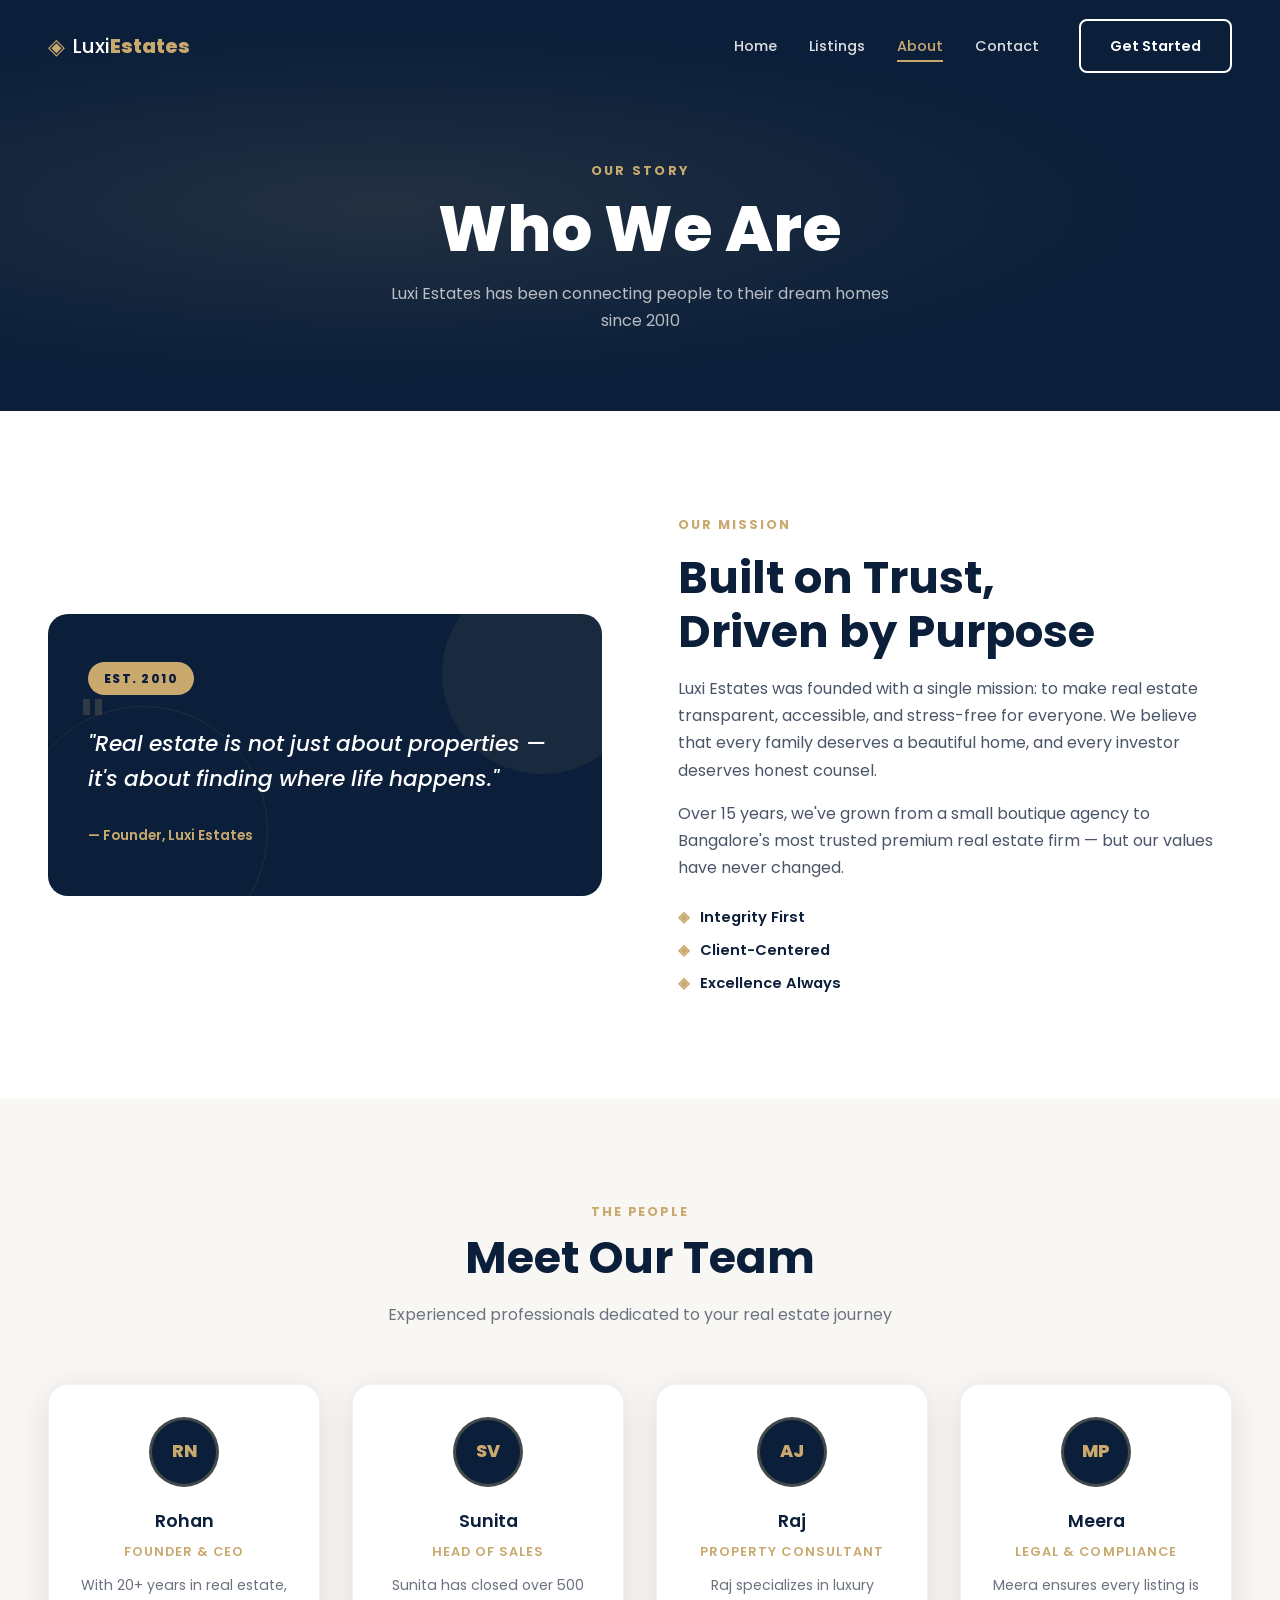
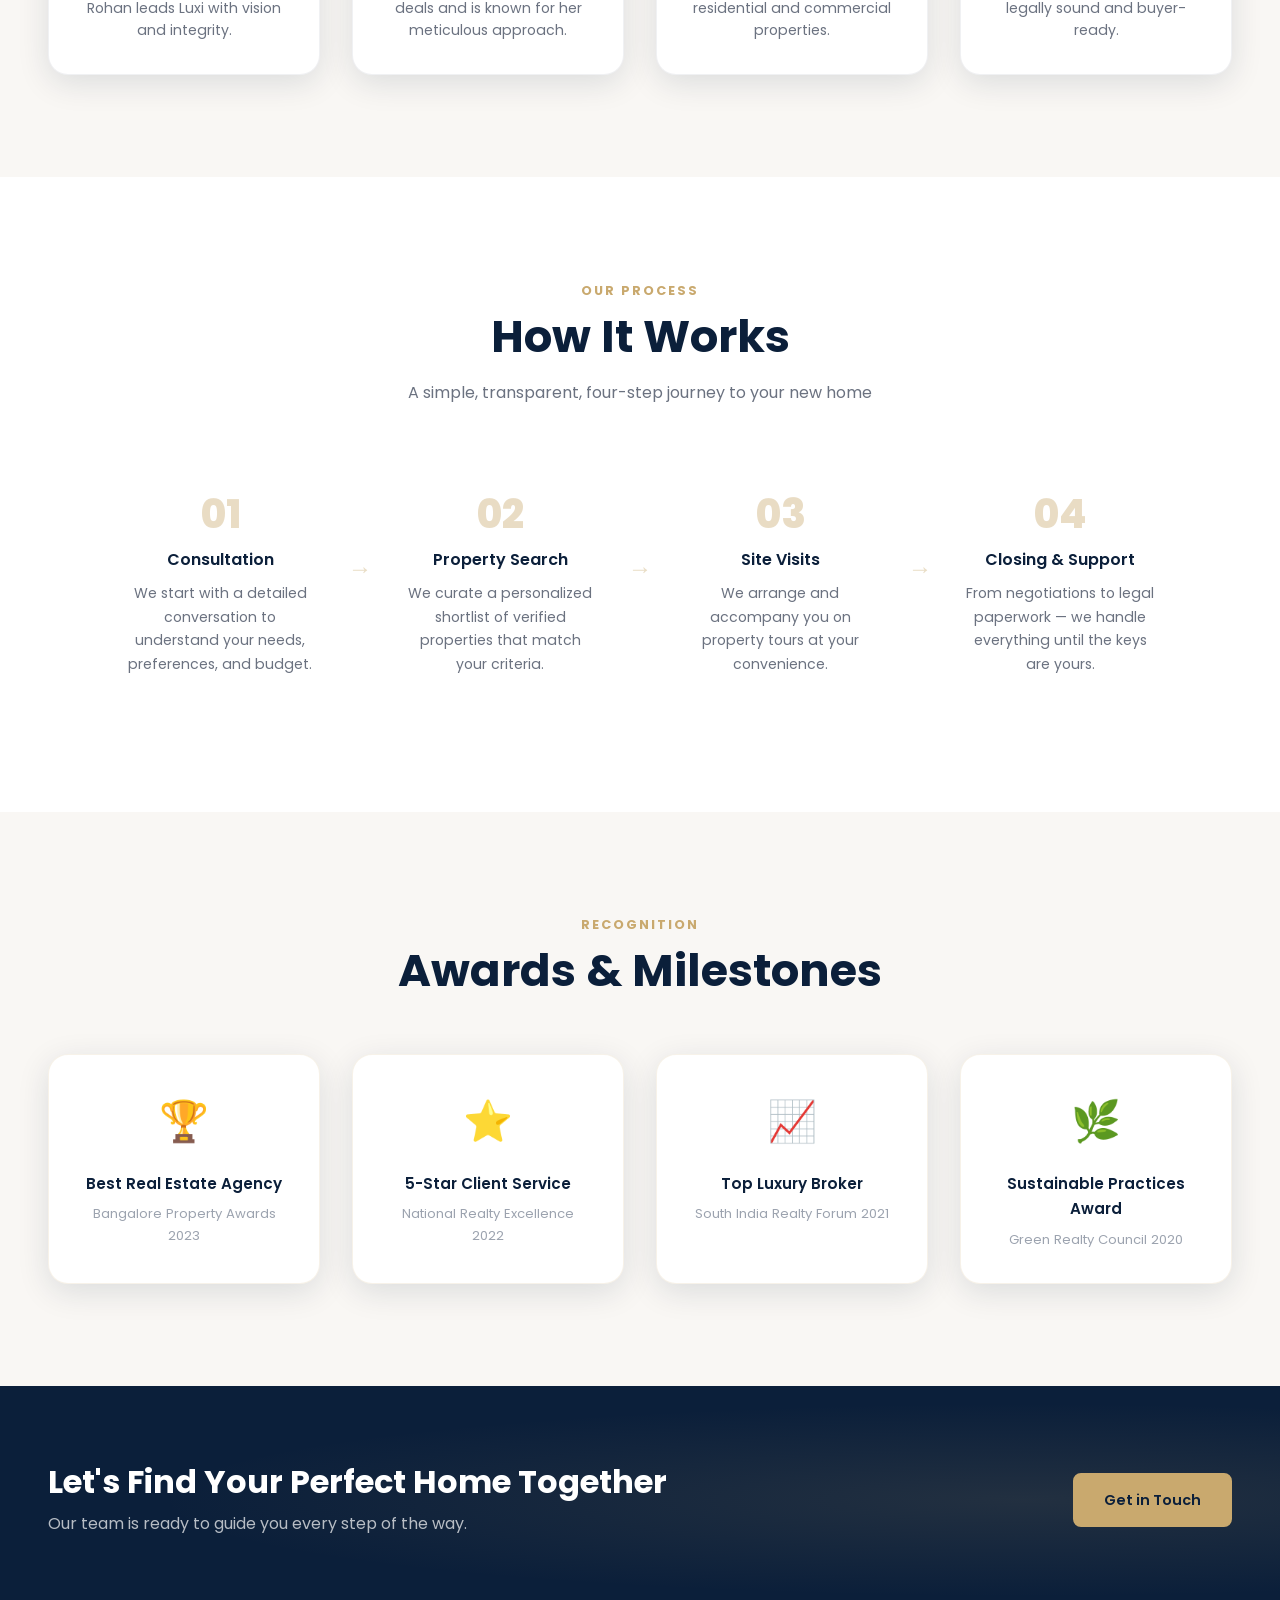
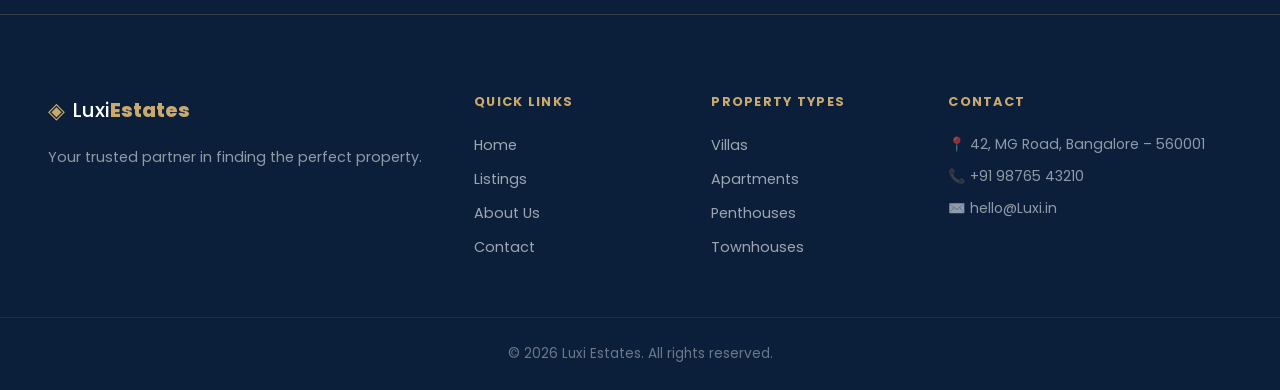
<file: about.html>
<!doctype html>
<html lang="en">
  <head>
    <meta charset="UTF-8" />
    <meta name="viewport" content="width=device-width, initial-scale=1.0" />
    <title>About – Luxi Estates</title>
    <link rel="stylesheet" href="css/style.css" />
    <link rel="stylesheet" href="css/about.css" />
    <link
      href="https://fonts.googleapis.com/css2?family=Poppins:wght@300;400;500;600;700;800&display=swap"
      rel="stylesheet"
    />
  </head>
  <body>
    <header class="header" id="header">
      <div class="container header__inner">
        <a href="index.html" class="logo">
          <span class="logo__icon">◈</span>
          <span class="logo__text">Luxi<strong>Estates</strong></span>
        </a>
        <nav class="nav" id="nav">
          <a href="index.html" class="nav__link">Home</a>
          <a href="listings.html" class="nav__link">Listings</a>
          <a href="about.html" class="nav__link active">About</a>
          <a href="contact.html" class="nav__link">Contact</a>
          <a href="contact.html" class="btn btn--outline nav__cta"
            >Get Started</a
          >
        </nav>
        <button class="hamburger" id="hamburger" aria-label="Toggle menu">
          <span></span><span></span><span></span>
        </button>
      </div>
    </header>
    <section class="page-hero">
      <div class="container">
        <p class="page-hero__eyebrow fade-up">Our Story</p>
        <h1 class="page-hero__title fade-up">Who We Are</h1>
        <p class="page-hero__sub fade-up">
          Luxi Estates has been connecting people to their dream homes since
          2010
        </p>
      </div>
    </section>

    <section class="section mission">
      <div class="container mission__inner">
        <div class="mission__visual fade-up">
          <div class="mission__visual-box">
            <div class="mission__badge">Est. 2010</div>
            <p class="mission__quote">
              "Real estate is not just about properties — it's about finding
              where life happens."
            </p>
            <span class="mission__sig">— Founder, Luxi Estates</span>
          </div>
        </div>
        <div class="mission__text fade-up">
          <p class="section__eyebrow">Our Mission</p>
          <h2 class="section__title">Built on Trust,<br />Driven by Purpose</h2>
          <p>
            Luxi Estates was founded with a single mission: to make real
            estate transparent, accessible, and stress-free for everyone. We
            believe that every family deserves a beautiful home, and every
            investor deserves honest counsel.
          </p>
          <p>
            Over 15 years, we've grown from a small boutique agency to
            Bangalore's most trusted premium real estate firm — but our values
            have never changed.
          </p>
          <div class="mission__vals">
            <div class="mission__val"><span>◈</span> Integrity First</div>
            <div class="mission__val"><span>◈</span> Client-Centered</div>
            <div class="mission__val"><span>◈</span> Excellence Always</div>
          </div>
        </div>
      </div>
    </section>

    <!-- TEAM SECTION -->
    <section class="section team">
      <div class="container">
        <div class="section__header fade-up">
          <p class="section__eyebrow">The People</p>
          <h2 class="section__title">Meet Our Team</h2>
          <p class="section__sub">
            Experienced professionals dedicated to your real estate journey
          </p>
        </div>
        <div class="team-grid fade-up">
          <div class="team-card">
            <div class="team-card__avatar">RN</div>
            <h4>Rohan</h4>
            <p class="team-card__role">Founder & CEO</p>
            <p class="team-card__bio">
              With 20+ years in real estate, Rohan leads Luxi with vision and
              integrity.
            </p>
          </div>

          <div class="team-card">
            <div class="team-card__avatar">SV</div>
            <h4>Sunita</h4>
            <p class="team-card__role">Head of Sales</p>
            <p class="team-card__bio">
              Sunita has closed over 500 deals and is known for her meticulous
              approach.
            </p>
          </div>

          <div class="team-card">
            <div class="team-card__avatar">AJ</div>
            <h4>Raj</h4>
            <p class="team-card__role">Property Consultant</p>
            <p class="team-card__bio">
              Raj specializes in luxury residential and commercial properties.
            </p>
          </div>

          <div class="team-card">
            <div class="team-card__avatar">MP</div>
            <h4>Meera</h4>
            <p class="team-card__role">Legal & Compliance</p>
            <p class="team-card__bio">
              Meera ensures every listing is legally sound and buyer-ready.
            </p>
          </div>
        </div>
      </div>
    </section>

    <section class="section process">
      <div class="container">
        <div class="section__header fade-up">
          <p class="section__eyebrow">Our Process</p>
          <h2 class="section__title">How It Works</h2>
          <p class="section__sub">
            A simple, transparent, four-step journey to your new home
          </p>
        </div>
        <div class="process-steps fade-up">
          <div class="process-step">
            <div class="process-step__num">01</div>
            <h4>Consultation</h4>
            <p>
              We start with a detailed conversation to understand your needs,
              preferences, and budget.
            </p>
          </div>

          <div class="process-step__arrow">→</div>

          <div class="process-step">
            <div class="process-step__num">02</div>
            <h4>Property Search</h4>
            <p>
              We curate a personalized shortlist of verified properties that
              match your criteria.
            </p>
          </div>

          <div class="process-step__arrow">→</div>

          <div class="process-step">
            <div class="process-step__num">03</div>
            <h4>Site Visits</h4>
            <p>
              We arrange and accompany you on property tours at your
              convenience.
            </p>
          </div>

          <div class="process-step__arrow">→</div>

          <div class="process-step">
            <div class="process-step__num">04</div>
            <h4>Closing & Support</h4>
            <p>
              From negotiations to legal paperwork — we handle everything until
              the keys are yours.
            </p>
          </div>
        </div>
      </div>
    </section>
    <section class="section awards">
      <div class="container">
        <div class="section__header fade-up">
          <p class="section__eyebrow">Recognition</p>
          <h2 class="section__title">Awards & Milestones</h2>
        </div>
        <div class="awards-grid fade-up">
          <div class="award-card">
            <span class="award-card__icon">🏆</span>
            <h4>Best Real Estate Agency</h4>
            <p>Bangalore Property Awards 2023</p>
          </div>
          <div class="award-card">
            <span class="award-card__icon">⭐</span>
            <h4>5-Star Client Service</h4>
            <p>National Realty Excellence 2022</p>
          </div>
          <div class="award-card">
            <span class="award-card__icon">📈</span>
            <h4>Top Luxury Broker</h4>
            <p>South India Realty Forum 2021</p>
          </div>
          <div class="award-card">
            <span class="award-card__icon">🌿</span>
            <h4>Sustainable Practices Award</h4>
            <p>Green Realty Council 2020</p>
          </div>
        </div>
      </div>
    </section>

    <section class="cta-banner fade-up">
      <div class="container cta-banner__inner">
        <div>
          <h2>Let's Find Your Perfect Home Together</h2>
          <p>Our team is ready to guide you every step of the way.</p>
        </div>
        <a href="contact.html" class="btn btn--primary">Get in Touch</a>
      </div>
    </section>

    <footer class="footer">
      <div class="container footer__grid">
        <div class="footer__brand">
          <a href="index.html" class="logo logo--light">
            <span class="logo__icon">◈</span>
            <span class="logo__text">Luxi<strong>Estates</strong></span>
          </a>
          <p>Your trusted partner in finding the perfect property.</p>
        </div>
        <div class="footer__col">
          <h5>Quick Links</h5>
          <a href="index.html">Home</a>
          <a href="listings.html">Listings</a>
          <a href="about.html">About Us</a>
          <a href="contact.html">Contact</a>
        </div>
        <div class="footer__col">
          <h5>Property Types</h5>
          <a href="listings.html">Villas</a>
          <a href="listings.html">Apartments</a>
          <a href="listings.html">Penthouses</a>
          <a href="listings.html">Townhouses</a>
        </div>
        <div class="footer__col">
          <h5>Contact</h5>
          <p>📍 42, MG Road, Bangalore – 560001</p>
          <p>📞 +91 98765 43210</p>
          <p>✉️ hello@Luxi.in</p>
        </div>
      </div>
      <div class="footer__bottom">
        <p>© 2026 Luxi Estates. All rights reserved.</p>
      </div>
    </footer>

    <script src="js/main.js"></script>
  </body>
</html>
</file>
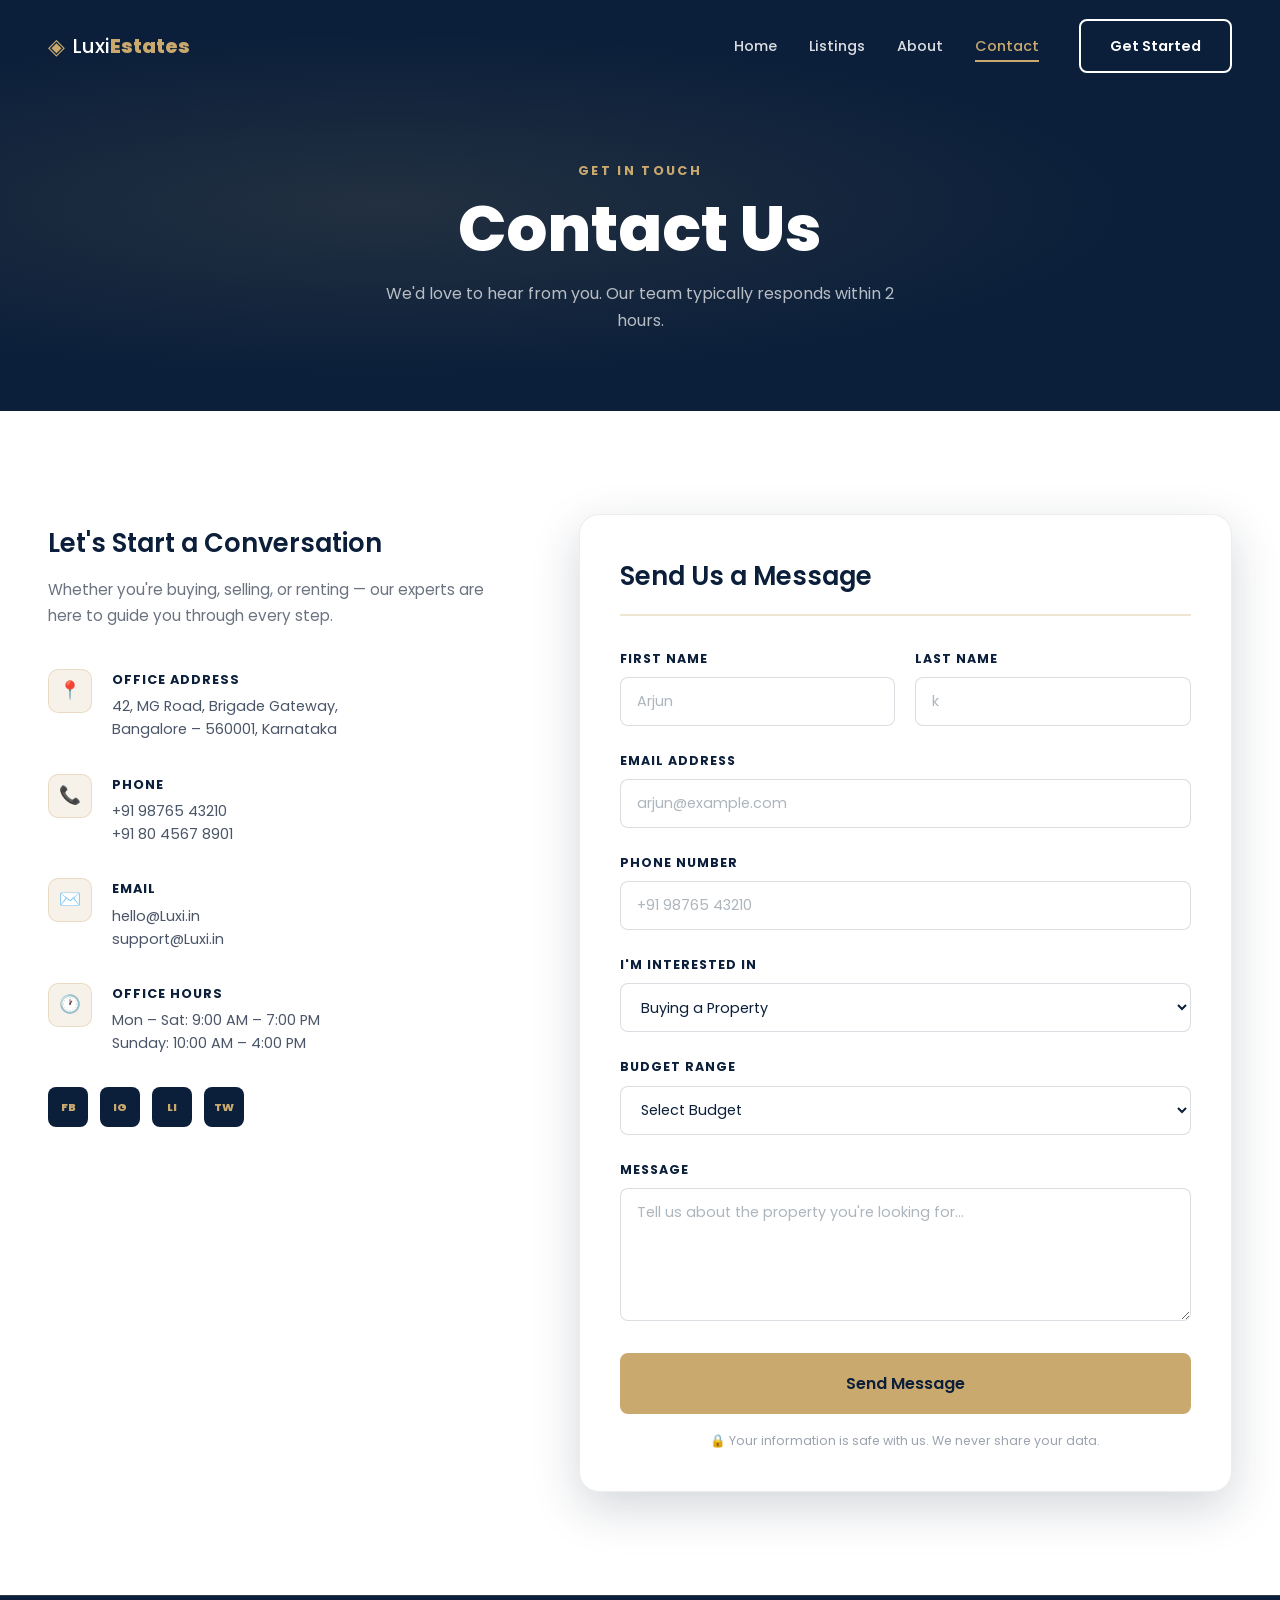
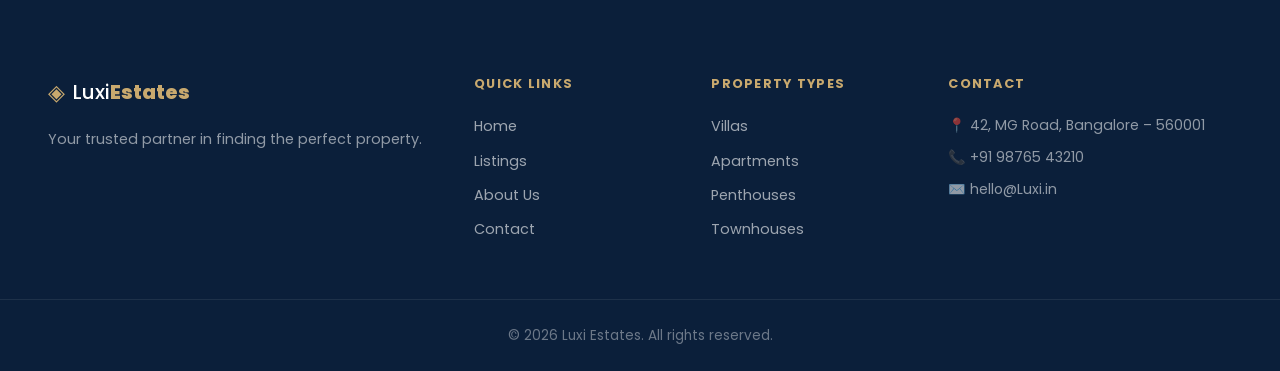
<file: contact.html>
<!DOCTYPE html>
<html lang="en">
<head>
  <meta charset="UTF-8" />
  <meta name="viewport" content="width=device-width, initial-scale=1.0" />
  <title>Contact – Luxi Estates</title>
  <link rel="stylesheet" href="css/style.css" />
  <link rel="stylesheet" href="css/contact.css" />
  <link href="https://fonts.googleapis.com/css2?family=Poppins:wght@300;400;500;600;700;800&display=swap" rel="stylesheet" />
</head>
<body>

  <header class="header" id="header">
    <div class="container header__inner">
      <a href="index.html" class="logo">
        <span class="logo__icon">◈</span>
        <span class="logo__text">Luxi<strong>Estates</strong></span>
      </a>
      <nav class="nav" id="nav">
        <a href="index.html" class="nav__link">Home</a>
        <a href="listings.html" class="nav__link">Listings</a>
        <a href="about.html" class="nav__link">About</a>
        <a href="contact.html" class="nav__link active">Contact</a>
        <a href="contact.html" class="btn btn--outline nav__cta">Get Started</a>
      </nav>
      <button class="hamburger" id="hamburger" aria-label="Toggle menu">
        <span></span><span></span><span></span>
      </button>
    </div>
  </header>

  <!-- PAGE HERO -->
  <section class="page-hero">
    <div class="container">
      <p class="page-hero__eyebrow fade-up">Get in Touch</p>
      <h1 class="page-hero__title fade-up">Contact Us</h1>
      <p class="page-hero__sub fade-up">We'd love to hear from you. Our team typically responds within 2 hours.</p>
    </div>
  </section>

  <!-- CONTACT SECTION -->
  <section class="section contact-section">
    <div class="container contact-layout">

      <!-- CONTACT INFO -->
      <div class="contact-info fade-up">
        <h3>Let's Start a Conversation</h3>
        <p>Whether you're buying, selling, or renting — our experts are here to guide you through every step.</p>

        <div class="contact-detail">
          <div class="contact-detail__icon">📍</div>
          <div>
            <strong>Office Address</strong>
            <p>42, MG Road, Brigade Gateway,<br />Bangalore – 560001, Karnataka</p>
          </div>
        </div>

        <div class="contact-detail">
          <div class="contact-detail__icon">📞</div>
          <div>
            <strong>Phone</strong>
            <p>+91 98765 43210<br />+91 80 4567 8901</p>
          </div>
        </div>

        <div class="contact-detail">
          <div class="contact-detail__icon">✉️</div>
          <div>
            <strong>Email</strong>
            <p>hello@Luxi.in<br />support@Luxi.in</p>
          </div>
        </div>

        <div class="contact-detail">
          <div class="contact-detail__icon">🕐</div>
          <div>
            <strong>Office Hours</strong>
            <p>Mon – Sat: 9:00 AM – 7:00 PM<br />Sunday: 10:00 AM – 4:00 PM</p>
          </div>
        </div>

        <div class="contact-socials">
          <a href="#" class="social-link">FB</a>
          <a href="#" class="social-link">IG</a>
          <a href="#" class="social-link">LI</a>
          <a href="#" class="social-link">TW</a>
        </div>
      </div>
      <div class="contact-form-wrap fade-up">
        <form class="contact-form" id="contactForm" onsubmit="handleContactForm(event)">
          <h3>Send Us a Message</h3>
          <div class="form-row">
            <div class="form-group">
              <label for="fname">First Name</label>
              <input type="text" id="fname" placeholder="Arjun" required />
            </div>
            <div class="form-group">
              <label for="lname">Last Name</label>
              <input type="text" id="lname" placeholder="k"required />
            </div>
          </div>
          <div class="form-group">
            <label for="email">Email Address</label>
            <input type="email" id="email" placeholder="arjun@example.com" required />
          </div>

          <div class="form-group">
            <label for="phone">Phone Number</label>
            <input type="tel" id="phone" placeholder="+91 98765 43210" />
          </div>

          <div class="form-group">
            <label for="interest">I'm Interested In</label>
            <select id="interest">
              <option>Buying a Property</option>
              <option>Selling a Property</option>
              <option>Renting a Property</option>
              <option>Property Valuation</option>
              <option>Investment Advice</option>
            </select>
          </div>

          <div class="form-group">
            <label for="budget">Budget Range</label>
            <select id="budget">
              <option>Select Budget</option>
              <option>Under ₹50 Lakhs</option>
              <option>₹50L – ₹1 Crore</option>
              <option>₹1Cr – ₹3 Crore</option>
              <option>₹3Cr – ₹5 Crore</option>
              <option>Above ₹5 Crore</option>
            </select>
          </div>

          <div class="form-group">
            <label for="message">Message</label>
            <textarea id="message" rows="5" placeholder="Tell us about the property you're looking for..." required></textarea>
          </div>

          <button type="submit" class="btn btn--primary form-submit">Send Message</button>
          <p class="form-privacy">🔒 Your information is safe with us. We never share your data.</p>
        </form>

        <div class="form-success" id="formSuccess">
          <div class="form-success__icon">✓</div>
          <h3>Message Sent!</h3>
          <p>Thank you for reaching out. Our team will get back to you within 2 hours.</p>
          <a href="listings.html" class="btn btn--primary" style="margin-top:1.5rem">Browse Listings</a>
        </div>
      </div>

    </div>
  </section>

  <footer class="footer">
    <div class="container footer__grid">
      <div class="footer__brand">
        <a href="index.html" class="logo logo--light">
          <span class="logo__icon">◈</span>
          <span class="logo__text">Luxi<strong>Estates</strong></span>
        </a>
        <p>Your trusted partner in finding the perfect property.</p>
      </div>
      <div class="footer__col">
        <h5>Quick Links</h5>
        <a href="index.html">Home</a>
        <a href="listings.html">Listings</a>
        <a href="about.html">About Us</a>
        <a href="contact.html">Contact</a>
      </div>
      <div class="footer__col">
        <h5>Property Types</h5>
        <a href="listings.html">Villas</a>
        <a href="listings.html">Apartments</a>
        <a href="listings.html">Penthouses</a>
        <a href="listings.html">Townhouses</a>
      </div>
      <div class="footer__col">
        <h5>Contact</h5>
        <p>📍 42, MG Road, Bangalore – 560001</p>
        <p>📞 +91 98765 43210</p>
        <p>✉️ hello@Luxi.in</p>
      </div>
    </div>
    <div class="footer__bottom">
<p>© 2026 Luxi Estates. All rights reserved.</p>
    </div>
  </footer>

  <script src="js/main.js"></script>
  <script src="js/contact.js"></script>
</body>
</html>
</file>
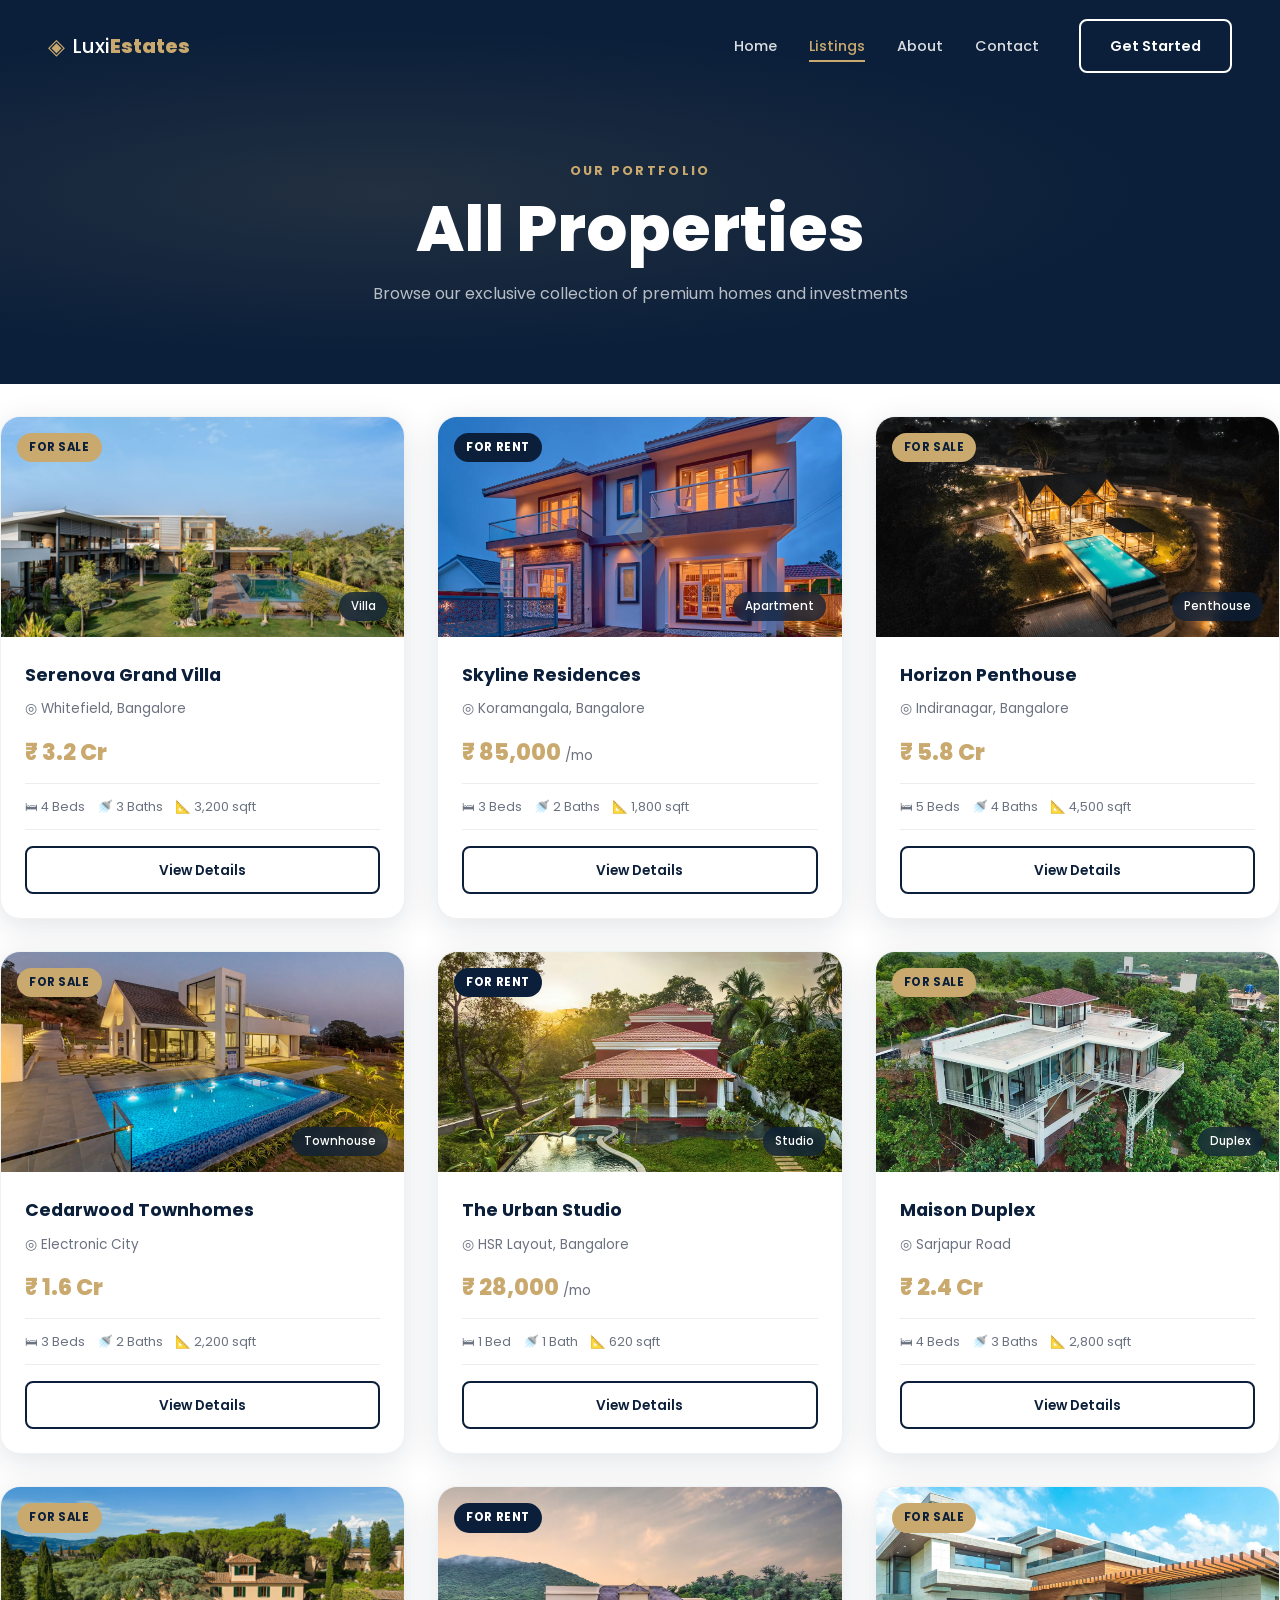
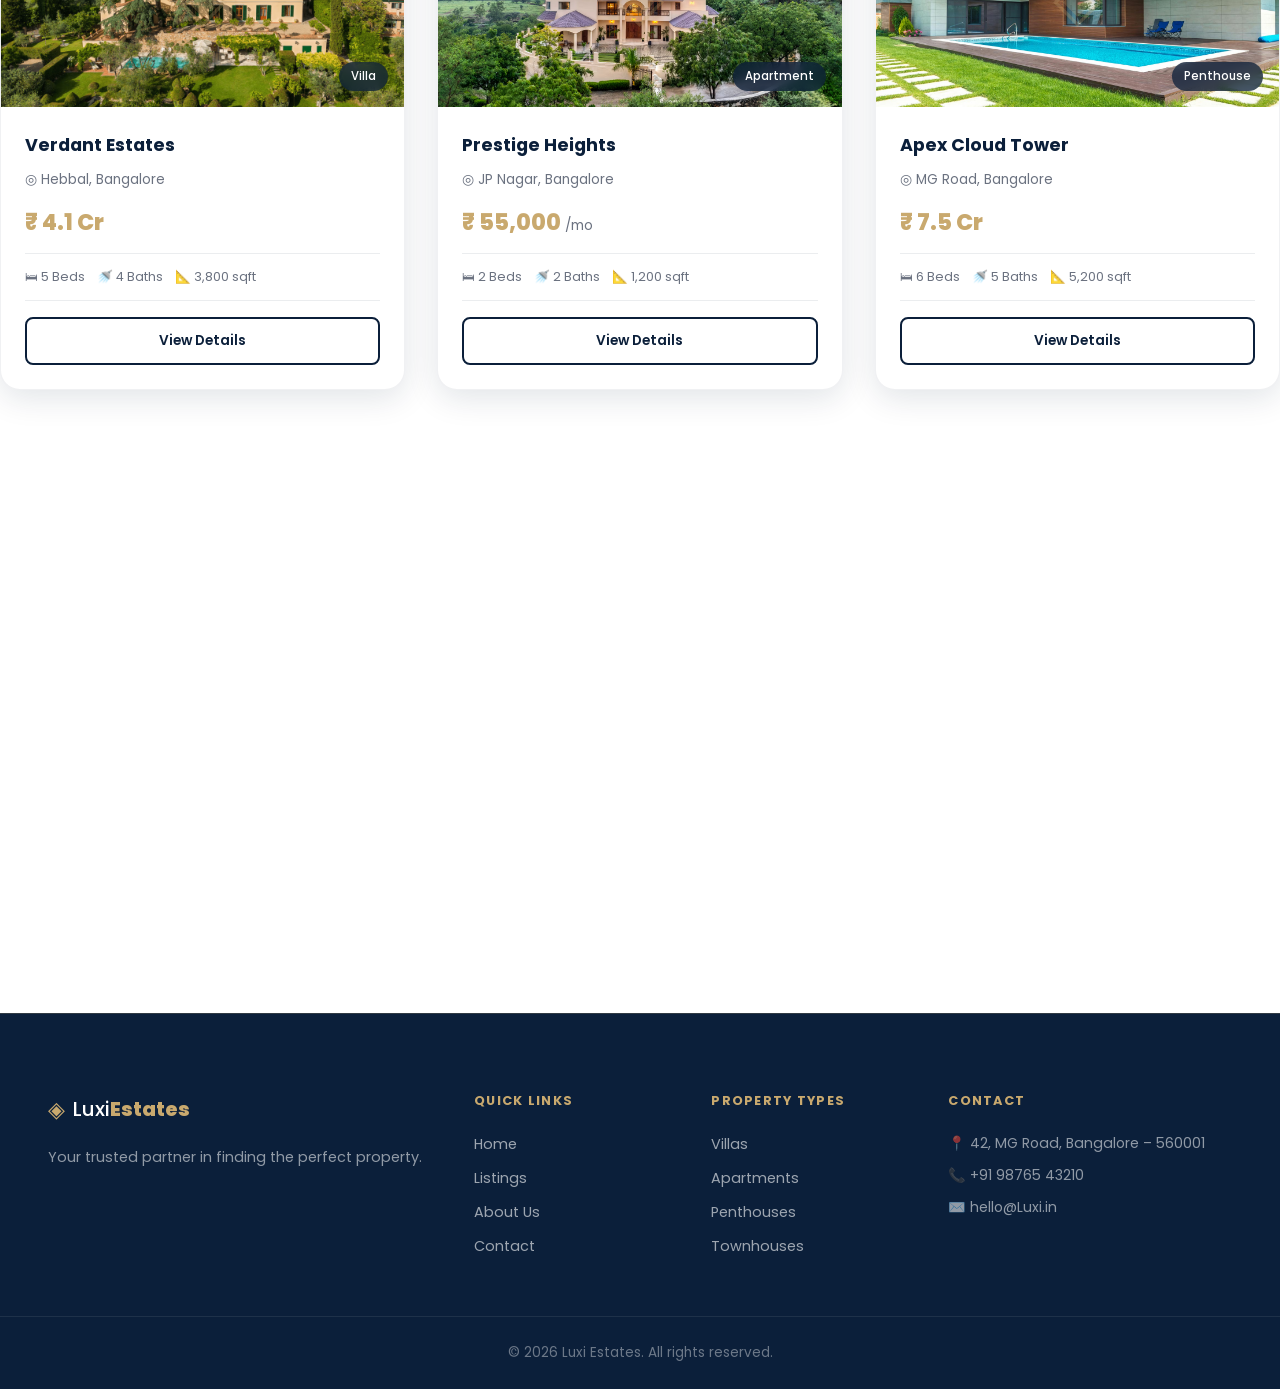
<file: listings.html>
<!DOCTYPE html>
<html lang="en">
<head>
  <meta charset="UTF-8" />
  <meta name="viewport" content="width=device-width, initial-scale=1.0" />
  <title>Listings – Luxi Estates</title>
  <link rel="stylesheet" href="css/style.css" />
  <link rel="stylesheet" href="css/listings.css" />
  <link href="https://fonts.googleapis.com/css2?family=Poppins:wght@300;400;500;600;700;800&display=swap" rel="stylesheet" />
</head>
<body>

  <header class="header" id="header">
    <div class="container header__inner">
      <a href="index.html" class="logo">
        <span class="logo__icon">◈</span>
        <span class="logo__text">Luxi<strong>Estates</strong></span>
      </a>
      <nav class="nav" id="nav">
        <a href="index.html" class="nav__link">Home</a>
        <a href="listings.html" class="nav__link active">Listings</a>
        <a href="about.html" class="nav__link">About</a>
        <a href="contact.html" class="nav__link">Contact</a>
        <a href="contact.html" class="btn btn--outline nav__cta">Get Started</a>
      </nav>
      <button class="hamburger" id="hamburger" aria-label="Toggle menu">
        <span></span><span></span><span></span>
      </button>
    </div>
  </header>

  <section class="page-hero">
    <div class="container">
      <p class="page-hero__eyebrow fade-up">Our Portfolio</p>
      <h1 class="page-hero__title fade-up">All Properties</h1>
      <p class="page-hero__sub fade-up">Browse our exclusive collection of premium homes and investments</p>
    </div>
  </section>

      <div class="listings-main">
        <div class="listings-toolbar fade-up">

        </div>

        <div class="cards-grid">

          <article class="prop-card fade-up" data-category="sale">
            <div class="prop-card__img-wrap img-placeholder">
               <img src="images/v1.jpg" class="prop-card__img" />
      
              <span class="prop-card__badge">For Sale</span>
              <span class="prop-card__type">Villa</span>
            </div>
            <div class="prop-card__body">
              <h3 class="prop-card__title">Serenova Grand Villa</h3>
              <p class="prop-card__loc">◎ Whitefield, Bangalore</p>
              <p class="prop-card__price">₹ 3.2 Cr</p>
              <div class="prop-card__meta">
                <span>🛏 4 Beds</span><span>🚿 3 Baths</span><span>📐 3,200 sqft</span>
              </div>
              <a href="#" class="btn btn--outline prop-card__btn">View Details</a>
            </div>
          </article>

          <article class="prop-card fade-up" data-category="rent">
            <div class="prop-card__img-wrap img-placeholder">
               <img src="images/v2.webp" class="prop-card__img" />
              <span class="prop-card__badge badge--rent">For Rent</span>
              <span class="prop-card__type">Apartment</span>
            </div>
            <div class="prop-card__body">
              <h3 class="prop-card__title">Skyline Residences</h3>
              <p class="prop-card__loc">◎ Koramangala, Bangalore</p>
              <p class="prop-card__price">₹ 85,000 <span>/mo</span></p>
              <div class="prop-card__meta">
                <span>🛏 3 Beds</span><span>🚿 2 Baths</span><span>📐 1,800 sqft</span>
              </div>
              <a href="#" class="btn btn--outline prop-card__btn">View Details</a>
            </div>
          </article>

          <article class="prop-card fade-up" data-category="sale">
            <div class="prop-card__img-wrap img-placeholder">
                <img src="images/v3.webp" class="prop-card__img" />
              <span class="prop-card__badge">For Sale</span>
              <span class="prop-card__type">Penthouse</span>
            </div>
            <div class="prop-card__body">
              <h3 class="prop-card__title">Horizon Penthouse</h3>
              <p class="prop-card__loc">◎ Indiranagar, Bangalore</p>
              <p class="prop-card__price">₹ 5.8 Cr</p>
              <div class="prop-card__meta">
                <span>🛏 5 Beds</span><span>🚿 4 Baths</span><span>📐 4,500 sqft</span>
              </div>
              <a href="#" class="btn btn--outline prop-card__btn">View Details</a>
            </div>
          </article>

          <article class="prop-card fade-up" data-category="sale">
            <div class="prop-card__img-wrap img-placeholder">
                <img src="images/v4.webp" class="prop-card__img" />
              <span class="prop-card__badge">For Sale</span>
              <span class="prop-card__type">Townhouse</span>
            </div>
            <div class="prop-card__body">
              <h3 class="prop-card__title">Cedarwood Townhomes</h3>
              <p class="prop-card__loc">◎ Electronic City</p>
              <p class="prop-card__price">₹ 1.6 Cr</p>
              <div class="prop-card__meta">
                <span>🛏 3 Beds</span><span>🚿 2 Baths</span><span>📐 2,200 sqft</span>
              </div>
              <a href="#" class="btn btn--outline prop-card__btn">View Details</a>
            </div>
          </article>

          <article class="prop-card fade-up" data-category="rent">
            <div class="prop-card__img-wrap img-placeholder">
                <img src="images/v5.webp" class="prop-card__img" />
              <span class="prop-card__badge badge--rent">For Rent</span>
              <span class="prop-card__type">Studio</span>
            </div>
            <div class="prop-card__body">
              <h3 class="prop-card__title">The Urban Studio</h3>
              <p class="prop-card__loc">◎ HSR Layout, Bangalore</p>
              <p class="prop-card__price">₹ 28,000 <span>/mo</span></p>
              <div class="prop-card__meta">
                <span>🛏 1 Bed</span><span>🚿 1 Bath</span><span>📐 620 sqft</span>
              </div>
              <a href="#" class="btn btn--outline prop-card__btn">View Details</a>
            </div>
          </article>

          <article class="prop-card fade-up" data-category="sale">
            <div class="prop-card__img-wrap img-placeholder">
                <img src="images/v6.webp" class="prop-card__img" />
              <span class="prop-card__badge">For Sale</span>
              <span class="prop-card__type">Duplex</span>
            </div>
            <div class="prop-card__body">
              <h3 class="prop-card__title">Maison Duplex</h3>
              <p class="prop-card__loc">◎ Sarjapur Road</p>
              <p class="prop-card__price">₹ 2.4 Cr</p>
              <div class="prop-card__meta">
                <span>🛏 4 Beds</span><span>🚿 3 Baths</span><span>📐 2,800 sqft</span>
              </div>
              <a href="#" class="btn btn--outline prop-card__btn">View Details</a>
            </div>
          </article>

          <article class="prop-card fade-up" data-category="sale">
            <div class="prop-card__img-wrap img-placeholder">
                <img src="images/v7.avif" class="prop-card__img" />
              <span class="prop-card__badge">For Sale</span>
              <span class="prop-card__type">Villa</span>
            </div>
            <div class="prop-card__body">
              <h3 class="prop-card__title">Verdant Estates</h3>
              <p class="prop-card__loc">◎ Hebbal, Bangalore</p>
              <p class="prop-card__price">₹ 4.1 Cr</p>
              <div class="prop-card__meta">
                <span>🛏 5 Beds</span><span>🚿 4 Baths</span><span>📐 3,800 sqft</span>
              </div>
              <a href="#" class="btn btn--outline prop-card__btn">View Details</a>
            </div>
          </article>

          <article class="prop-card fade-up" data-category="rent">
            <div class="prop-card__img-wrap img-placeholder">
                <img src="images/v8.avif" class="prop-card__img" />
              <span class="prop-card__badge badge--rent">For Rent</span>
              <span class="prop-card__type">Apartment</span>
            </div>
            <div class="prop-card__body">
              <h3 class="prop-card__title">Prestige Heights</h3>
              <p class="prop-card__loc">◎ JP Nagar, Bangalore</p>
              <p class="prop-card__price">₹ 55,000 <span>/mo</span></p>
              <div class="prop-card__meta">
                <span>🛏 2 Beds</span><span>🚿 2 Baths</span><span>📐 1,200 sqft</span>
              </div>
              <a href="#" class="btn btn--outline prop-card__btn">View Details</a>
            </div>
          </article>

          <article class="prop-card fade-up" data-category="sale">
            <div class="prop-card__img-wrap img-placeholder">
                <img src="images/v9.jpg" class="prop-card__img" />
              <span class="prop-card__badge">For Sale</span>
              <span class="prop-card__type">Penthouse</span>
            </div>
            <div class="prop-card__body">
              <h3 class="prop-card__title">Apex Cloud Tower</h3>
              <p class="prop-card__loc">◎ MG Road, Bangalore</p>
              <p class="prop-card__price">₹ 7.5 Cr</p>
              <div class="prop-card__meta">
                <span>🛏 6 Beds</span><span>🚿 5 Baths</span><span>📐 5,200 sqft</span>
              </div>
              <a href="#" class="btn btn--outline prop-card__btn">View Details</a>
            </div>
          </article>

          <article class="prop-card fade-up" data-category="sale">
            <div class="prop-card__img-wrap img-placeholder">
                <img src="images/v10.jpg" class="prop-card__img" />
              <span class="prop-card__badge">For Sale</span>
              <span class="prop-card__type">Townhouse</span>
            </div>
            <div class="prop-card__body">
              <h3 class="prop-card__title">Maple Row Homes</h3>
              <p class="prop-card__loc">◎ Yelahanka, Bangalore</p>
              <p class="prop-card__price">₹ 1.2 Cr</p>
              <div class="prop-card__meta">
                <span>🛏 3 Beds</span><span>🚿 2 Baths</span><span>📐 1,900 sqft</span>
              </div>
              <a href="#" class="btn btn--outline prop-card__btn">View Details</a>
            </div>
          </article>

          <article class="prop-card fade-up" data-category="rent">
            <div class="prop-card__img-wrap img-placeholder">
                 <img src="images/v11.jpg" class="prop-card__img" />
              <span class="prop-card__badge badge--rent">For Rent</span>
              <span class="prop-card__type">Villa</span>
            </div>
            <div class="prop-card__body">
              <h3 class="prop-card__title">Garden View Villa</h3>
              <p class="prop-card__loc">◎ Devanahalli, Bangalore</p>
              <p class="prop-card__price">₹ 1,20,000 <span>/mo</span></p>
              <div class="prop-card__meta">
                <span>🛏 4 Beds</span><span>🚿 3 Baths</span><span>📐 3,000 sqft</span>
              </div>
              <a href="#" class="btn btn--outline prop-card__btn">View Details</a>
            </div>
          </article>

          <article class="prop-card fade-up" data-category="sale">
            <div class="prop-card__img-wrap img-placeholder">
                 <img src="images/v12.jpg" class="prop-card__img" />
              <span class="prop-card__badge">For Sale</span>
              <span class="prop-card__type">Duplex</span>
            </div>
            <div class="prop-card__body">
              <h3 class="prop-card__title">Aristo Duplex</h3>
              <p class="prop-card__loc">◎ Marathahalli, Bangalore</p>
              <p class="prop-card__price">₹ 1.9 Cr</p>
              <div class="prop-card__meta">
                <span>🛏 3 Beds</span><span>🚿 3 Baths</span><span>📐 2,400 sqft</span>
              </div>
              <a href="#" class="btn btn--outline prop-card__btn">View Details</a>
            </div>
          </article>

        </div>

        <div class="pagination fade-up">
          <button class="page-btn active">1</button>
          <button class="page-btn">2</button>
          <button class="page-btn">3</button>
          <button class="page-btn page-btn--next">Next →</button>
        </div>
      </div>

    </div>
  </section>

  <footer class="footer">
    <div class="container footer__grid">
      <div class="footer__brand">
        <a href="index.html" class="logo logo--light">
          <span class="logo__icon">◈</span>
          <span class="logo__text">Luxi<strong>Estates</strong></span>
        </a>
        <p>Your trusted partner in finding the perfect property.</p>
      </div>
      <div class="footer__col">
        <h5>Quick Links</h5>
        <a href="index.html">Home</a>
        <a href="listings.html">Listings</a>
        <a href="about.html">About Us</a>
        <a href="contact.html">Contact</a>
      </div>
      <div class="footer__col">
        <h5>Property Types</h5>
        <a href="listings.html">Villas</a>
        <a href="listings.html">Apartments</a>
        <a href="listings.html">Penthouses</a>
        <a href="listings.html">Townhouses</a>
      </div>
      <div class="footer__col">
        <h5>Contact</h5>
        <p>📍 42, MG Road, Bangalore – 560001</p>
        <p>📞 +91 98765 43210</p>
        <p>✉️ hello@Luxi.in</p>
      </div>
    </div>
    <div class="footer__bottom">
   <p>© 2026 Luxi Estates. All rights reserved.</p>
    </div>
  </footer>

  <script src="js/main.js"></script>
  <script src="js/listings.js"></script>
</body>
</html>
</file>
<file: css/style.css>
*, *::before, *::after { box-sizing: border-box; margin: 0; padding: 0; }

:root {
  --navy:   #0B1F3A;
  --gold:   #C9A96E;
  --white:  #FFFFFF;
  --navy-80: rgba(11,31,58,0.80);
  --navy-60: rgba(11,31,58,0.60);
  --gold-light: rgba(201,169,110,0.15);
  --gold-dark: #a8854e;
  --shadow: 0 8px 32px rgba(11,31,58,0.12);
  --shadow-lg: 0 16px 48px rgba(11,31,58,0.18);
  --radius: 12px;
  --radius-lg: 20px;
  --transition: 0.3s ease;
}

html { scroll-behavior: smooth; }

body {
  font-family: 'Poppins', sans-serif;
  background: var(--white);
  color: var(--navy);
  font-size: 16px;
  line-height: 1.7;
  overflow-x: hidden;
}

img { display: block; width: 100%; object-fit: cover; }
a { text-decoration: none; color: inherit; }
ul { list-style: none; }


.container {
  width: 100%;
  max-width: 1280px;
  margin-inline: auto;
  padding-inline: clamp(1.25rem, 5vw, 3rem);
}


h1 { font-size: clamp(2.2rem, 5vw, 4rem); font-weight: 800; line-height: 1.1; }
h2 { font-size: clamp(1.8rem, 3.5vw, 2.8rem); font-weight: 700; line-height: 1.2; }
h3 { font-size: clamp(1.25rem, 2.5vw, 1.6rem); font-weight: 600; }
h4 { font-size: 1.1rem; font-weight: 600; }
p  { font-size: 1rem; font-weight: 400; color: #4a5568; }

.btn {
  display: inline-flex;
  align-items: center;
  gap: 0.5rem;
  padding: 0.8rem 1.8rem;
  border-radius: 8px;
  font-family: 'Poppins', sans-serif;
  font-size: 0.9rem;
  font-weight: 600;
  cursor: pointer;
  border: 2px solid transparent;
  transition: background var(--transition), color var(--transition), border-color var(--transition), transform var(--transition), box-shadow var(--transition);
  white-space: nowrap;
}

.btn--primary {
  background: var(--gold);
  color: var(--navy);
  border-color: var(--gold);
}
.btn--primary:hover {
  background: var(--gold-dark);
  border-color: var(--gold-dark);
  transform: translateY(-2px);
  box-shadow: 0 6px 20px rgba(201,169,110,0.35);
}

.btn--outline {
  background: transparent;
  color: var(--navy);
  border-color: var(--navy);
}
.btn--outline:hover {
  background: var(--navy);
  color: var(--white);
  transform: translateY(-2px);
}

.btn--ghost {
  background: rgba(255,255,255,0.15);
  color: var(--white);
  border-color: rgba(255,255,255,0.5);
  backdrop-filter: blur(4px);
}
.btn--ghost:hover {
  background: rgba(255,255,255,0.25);
  transform: translateY(-2px);
}


.header {
  position: fixed;
  top: 0; left: 0; right: 0;
  z-index: 1000;
  padding: 1.2rem 0;
  transition: background var(--transition), padding var(--transition), box-shadow var(--transition);
}
.header.scrolled {
  background: var(--navy);
  padding: 0.75rem 0;
  box-shadow: var(--shadow);
}

.header__inner {
  display: flex;
  align-items: center;
  justify-content: space-between;
  gap: 2rem;
}


.logo {
  display: flex;
  align-items: center;
  gap: 0.5rem;
  color: var(--white);
  font-size: 1.25rem;
  font-weight: 500;
}
.logo strong { font-weight: 800; color: var(--gold); }
.logo__icon { color: var(--gold); font-size: 1.4rem; }
.logo--light { color: var(--white); }


.nav {
  display: flex;
  align-items: center;
  gap: 2rem;
}
.nav__link {
  color: rgba(255,255,255,0.85);
  font-size: 0.9rem;
  font-weight: 500;
  position: relative;
  transition: color var(--transition);
}
.nav__link::after {
  content: '';
  position: absolute;
  bottom: -4px; left: 0;
  width: 0; height: 2px;
  background: var(--gold);
  transition: width var(--transition);
}
.nav__link:hover,
.nav__link.active {
  color: var(--gold);
}
.nav__link:hover::after,
.nav__link.active::after {
  width: 100%;
}
.nav__cta { margin-left: 0.5rem; color: var(--white); border-color: var(--white); }
.nav__cta:hover { background: var(--white); color: var(--navy); }


.hamburger {
  display: none;
  flex-direction: column;
  gap: 5px;
  background: none;
  border: none;
  cursor: pointer;
  padding: 4px;
  z-index: 1100;
}
.hamburger span {
  display: block;
  width: 26px; height: 2px;
  background: var(--white);
  border-radius: 2px;
  transition: transform var(--transition), opacity var(--transition);
}
.hamburger.open span:nth-child(1) { transform: translateY(7px) rotate(45deg); }
.hamburger.open span:nth-child(2) { opacity: 0; }
.hamburger.open span:nth-child(3) { transform: translateY(-7px) rotate(-45deg); }

.section { padding: clamp(4rem, 8vw, 7rem) 0; }

.section__header {
  text-align: center;
  max-width: 640px;
  margin: 0 auto 3.5rem;
}
.section__eyebrow {
  font-size: 0.8rem;
  font-weight: 700;
  letter-spacing: 0.15em;
  text-transform: uppercase;
  color: var(--gold);
  margin-bottom: 0.5rem;
}
.section__title { color: var(--navy); margin-bottom: 1rem; }
.section__sub { color: #6b7280; }
.section__cta { text-align: center; margin-top: 3rem; }

.page-hero {
  background: var(--navy);
  padding: clamp(6rem, 14vw, 10rem) 0 clamp(3rem, 6vw, 5rem);
  text-align: center;
  position: relative;
  overflow: hidden;
}
.page-hero::before {
  content: '';
  position: absolute;
  inset: 0;
  background: radial-gradient(ellipse at 30% 50%, rgba(201,169,110,0.12) 0%, transparent 60%);
}
.page-hero__eyebrow {
  font-size: 0.8rem;
  font-weight: 700;
  letter-spacing: 0.18em;
  text-transform: uppercase;
  color: var(--gold);
  margin-bottom: 0.75rem;
}
.page-hero__title { color: var(--white); margin-bottom: 1rem; }
.page-hero__sub { color: rgba(255,255,255,0.7); max-width: 540px; margin: 0 auto; }

.cards-grid {
  display: grid;
  grid-template-columns: repeat(auto-fill, minmax(310px, 1fr));
  gap: 2rem;
}

.prop-card {
  background: var(--white);
  border-radius: var(--radius-lg);
  overflow: hidden;
  box-shadow: var(--shadow);
  transition: transform var(--transition), box-shadow var(--transition);
  border: 1px solid rgba(11,31,58,0.06);
}
.prop-card:hover {
  transform: translateY(-6px);
  box-shadow: var(--shadow-lg);
}

.prop-card__img-wrap {
  position: relative;
  height: 220px;
  background: linear-gradient(135deg, #1a3a5c, #0B1F3A);
  overflow: hidden;
}
.prop-card__img-wrap.img-placeholder::before {
  content: '◈';
  position: absolute;
  inset: 0;
  display: flex;
  align-items: center;
  justify-content: center;
  font-size: 4rem;
  color: rgba(201,169,110,0.25);
}
.prop-card__img-wrap.img-placeholder {
  display: flex;
  align-items: center;
  justify-content: center;
}
.prop-card__img {
  width: 100%; height: 100%;
  object-fit: cover;
  transition: transform 0.5s ease;
}
.prop-card:hover .prop-card__img { transform: scale(1.05); }

.prop-card__badge {
  position: absolute;
  top: 1rem; left: 1rem;
  background: var(--gold);
  color: var(--navy);
  font-size: 0.72rem;
  font-weight: 700;
  padding: 0.3rem 0.75rem;
  border-radius: 20px;
  text-transform: uppercase;
  letter-spacing: 0.05em;
}
.badge--rent { background: var(--navy); color: var(--white); }

.prop-card__type {
  position: absolute;
  bottom: 1rem; right: 1rem;
  background: rgba(11,31,58,0.75);
  color: var(--white);
  font-size: 0.72rem;
  font-weight: 500;
  padding: 0.3rem 0.75rem;
  border-radius: 20px;
  backdrop-filter: blur(4px);
}

.prop-card__body { padding: 1.5rem; }
.prop-card__title { font-size: 1.1rem; font-weight: 700; color: var(--navy); margin-bottom: 0.4rem; }
.prop-card__loc { font-size: 0.85rem; color: #6b7280; margin-bottom: 0.75rem; }
.prop-card__price {
  font-size: 1.4rem;
  font-weight: 800;
  color: var(--gold);
  margin-bottom: 0.75rem;
}
.prop-card__price span { font-size: 0.85rem; font-weight: 400; color: #6b7280; }

.prop-card__meta {
  display: flex;
  gap: 0.75rem;
  flex-wrap: wrap;
  font-size: 0.8rem;
  color: #6b7280;
  padding: 0.75rem 0;
  border-top: 1px solid rgba(11,31,58,0.08);
  border-bottom: 1px solid rgba(11,31,58,0.08);
  margin-bottom: 1rem;
}

.prop-card__btn {
  width: 100%;
  justify-content: center;
  font-size: 0.85rem;
  padding: 0.65rem 1rem;
}
.prop-card__btn:hover { background: var(--navy); color: var(--white); border-color: var(--navy); }


.cta-banner {
  background: var(--navy);
  padding: clamp(3rem, 6vw, 5rem) 0;
  position: relative;
  overflow: hidden;
}
.cta-banner::before {
  content: '';
  position: absolute;
  inset: 0;
  background: radial-gradient(ellipse at 80% 50%, rgba(201,169,110,0.12) 0%, transparent 60%);
}
.cta-banner__inner {
  display: flex;
  align-items: center;
  justify-content: space-between;
  gap: 2rem;
  flex-wrap: wrap;
  position: relative;
}
.cta-banner h2 { color: var(--white); font-size: clamp(1.4rem, 3vw, 2rem); }
.cta-banner p { color: rgba(255,255,255,0.7); margin-top: 0.5rem; }


.footer {
  background: var(--navy);
  padding: clamp(3rem, 6vw, 5rem) 0 0;
  border-top: 1px solid rgba(201,169,110,0.2);
}
.footer__grid {
  display: grid;
  grid-template-columns: 2fr 1fr 1fr 1.5fr;
  gap: 3rem;
  padding-bottom: 3rem;
}
.footer__brand .logo { margin-bottom: 1rem; }
.footer__brand p { color: rgba(255,255,255,0.55); font-size: 0.9rem; }

.footer__col h5 {
  color: var(--gold);
  font-size: 0.8rem;
  font-weight: 700;
  letter-spacing: 0.1em;
  text-transform: uppercase;
  margin-bottom: 1.25rem;
}
.footer__col a {
  display: block;
  color: rgba(255,255,255,0.6);
  font-size: 0.9rem;
  margin-bottom: 0.6rem;
  transition: color var(--transition);
}
.footer__col a:hover { color: var(--gold); }
.footer__col p { color: rgba(255,255,255,0.55); font-size: 0.88rem; margin-bottom: 0.5rem; }

.footer__bottom {
  border-top: 1px solid rgba(255,255,255,0.08);
  padding: 1.5rem 0;
  text-align: center;
}
.footer__bottom p { color: rgba(255,255,255,0.4); font-size: 0.85rem; }

.fade-up {
  opacity: 0;
  transform: translateY(28px);
  transition: opacity 0.6s ease, transform 0.6s ease;
}
.fade-up.visible {
  opacity: 1;
  transform: translateY(0);
}
.fade-up:nth-child(2) { transition-delay: 0.1s; }
.fade-up:nth-child(3) { transition-delay: 0.2s; }
.fade-up:nth-child(4) { transition-delay: 0.3s; }
.fade-up:nth-child(5) { transition-delay: 0.15s; }

@media (max-width: 1024px) {
  .footer__grid { grid-template-columns: 1fr 1fr; gap: 2rem; }
}

@media (max-width: 900px) {
  .cards-grid { grid-template-columns: repeat(auto-fill, minmax(270px, 1fr)); }
}

@media (max-width: 768px) {
  .hamburger { display: flex; }

  .nav {
    position: fixed;
    top: 0; right: -100%;
    width: min(320px, 85vw);
    height: 100vh;
    background: var(--navy);
    flex-direction: column;
    align-items: flex-start;
    padding: 5rem 2rem 2rem;
    gap: 1.5rem;
    transition: right 0.4s ease;
    box-shadow: -8px 0 32px rgba(0,0,0,0.3);
  }
  .nav.open { right: 0; }
  .nav__link { font-size: 1.1rem; }
  .nav__cta { margin-left: 0; width: 100%; justify-content: center; }

  .footer__grid { grid-template-columns: 1fr; gap: 2rem; }
  .cta-banner__inner { flex-direction: column; text-align: center; }
  .page-hero { padding-top: 8rem; }
}

@media (max-width: 480px) {
  .cards-grid { grid-template-columns: 1fr; }
  .prop-card__meta { flex-direction: column; gap: 0.4rem; }
}
</file>
<file: css/about.css>
.mission { background: var(--white); }

.mission__inner {
  display: grid;
  grid-template-columns: 1fr 1fr;
  gap: clamp(3rem, 6vw, 6rem);
  align-items: center;
}

.mission__visual-box {
  background: var(--navy);
  border-radius: var(--radius-lg);
  padding: 3rem 2.5rem;
  position: relative;
  overflow: hidden;
}
.mission__visual-box::before {
  content: '';
  position: absolute;
  top: -40px; right: -40px;
  width: 200px; height: 200px;
  border-radius: 50%;
  background: rgba(201,169,110,0.08);
}
.mission__visual-box::after {
  content: '';
  position: absolute;
  bottom: -60px; left: -30px;
  width: 250px; height: 250px;
  border-radius: 50%;
  border: 1px solid rgba(201,169,110,0.1);
}

.mission__badge {
  display: inline-block;
  background: var(--gold);
  color: var(--navy);
  font-size: 0.75rem;
  font-weight: 800;
  letter-spacing: 0.12em;
  text-transform: uppercase;
  padding: 0.4rem 1rem;
  border-radius: 20px;
  margin-bottom: 2rem;
}

.mission__quote {
  font-size: clamp(1.1rem, 2.5vw, 1.35rem);
  font-weight: 500;
  color: var(--white);
  line-height: 1.6;
  font-style: italic;
  margin-bottom: 1.5rem;
  position: relative;
}
.mission__quote::before {
  content: '"';
  font-size: 5rem;
  color: rgba(201,169,110,0.2);
  position: absolute;
  top: -2rem;
  left: -0.5rem;
  font-style: normal;
  line-height: 1;
}

.mission__sig {
  font-size: 0.85rem;
  color: var(--gold);
  font-weight: 600;
}

.mission__text .section__eyebrow,
.mission__text .section__title { text-align: left; }
.mission__text p { margin-bottom: 1rem; }

.mission__vals {
  display: flex;
  flex-direction: column;
  gap: 0.5rem;
  margin-top: 1.5rem;
}
.mission__val {
  font-size: 0.92rem;
  font-weight: 600;
  color: var(--navy);
  display: flex;
  align-items: center;
  gap: 0.6rem;
}
.mission__val span { color: var(--gold); }

/* ---- TEAM ---- */
.team { background: #f9f7f4; }

.team-grid {
  display: grid;
  grid-template-columns: repeat(4, 1fr);
  gap: 2rem;
}

.team-card {
  background: var(--white);
  border-radius: var(--radius-lg);
  padding: 2rem 1.5rem;
  text-align: center;
  box-shadow: var(--shadow);
  border: 1px solid rgba(11,31,58,0.06);
  transition: transform var(--transition), box-shadow var(--transition);
}
.team-card:hover {
  transform: translateY(-6px);
  box-shadow: var(--shadow-lg);
}

.team-card__avatar {
  width: 70px; height: 70px;
  border-radius: 50%;
  background: var(--navy);
  color: var(--gold);
  font-size: 1.1rem;
  font-weight: 800;
  display: flex;
  align-items: center;
  justify-content: center;
  margin: 0 auto 1.25rem;
  border: 3px solid rgba(201,169,110,0.3);
}

.team-card h4 { color: var(--navy); margin-bottom: 0.25rem; }

.team-card__role {
  font-size: 0.8rem;
  font-weight: 600;
  color: var(--gold);
  text-transform: uppercase;
  letter-spacing: 0.08em;
  margin-bottom: 0.75rem;
}

.team-card__bio {
  font-size: 0.88rem;
  color: #6b7280;
  line-height: 1.6;
}

.process { background: var(--white); }

.process-steps {
  display: flex;
  align-items: flex-start;
  gap: 0;
  flex-wrap: wrap;
  justify-content: center;
}

.process-step {
  flex: 1;
  min-width: 180px;
  max-width: 240px;
  text-align: center;
  padding: 2rem 1.5rem;
}

.process-step__num {
  font-size: 2.5rem;
  font-weight: 800;
  color: var(--gold);
  opacity: 0.4;
  line-height: 1;
  margin-bottom: 0.75rem;
}

.process-step h4 {
  color: var(--navy);
  margin-bottom: 0.5rem;
  font-size: 1rem;
}

.process-step p {
  font-size: 0.88rem;
  color: #6b7280;
}

.process-step__arrow {
  font-size: 1.5rem;
  color: rgba(201,169,110,0.4);
  align-self: center;
  padding: 0 0.5rem;
  margin-top: -2rem;
}

.awards { background: #f9f7f4; }

.awards-grid {
  display: grid;
  grid-template-columns: repeat(4, 1fr);
  gap: 2rem;
}

.award-card {
  background: var(--white);
  border-radius: var(--radius-lg);
  padding: 2rem;
  text-align: center;
  box-shadow: var(--shadow);
  border: 1px solid rgba(201,169,110,0.15);
  transition: transform var(--transition);
}
.award-card:hover { transform: translateY(-4px); }

.award-card__icon {
  font-size: 2.5rem;
  display: block;
  margin-bottom: 1rem;
}

.award-card h4 {
  color: var(--navy);
  font-size: 0.95rem;
  margin-bottom: 0.4rem;
}

.award-card p {
  font-size: 0.82rem;
  color: #9ca3af;
}

@media (max-width: 1024px) {
  .team-grid { grid-template-columns: repeat(2, 1fr); }
  .awards-grid { grid-template-columns: repeat(2, 1fr); }
}

@media (max-width: 768px) {
  .mission__inner { grid-template-columns: 1fr; }
  .process-steps { flex-direction: column; align-items: center; }
  .process-step__arrow { display: none; }
  .process-step { max-width: 100%; width: 100%; }
}

@media (max-width: 480px) {
  .team-grid { grid-template-columns: 1fr; }
  .awards-grid { grid-template-columns: 1fr; }
}
</file>
<file: css/contact.css>
.contact-layout {
  display: grid;
  grid-template-columns: 1fr 1.4fr;
  gap: 4rem;
  align-items: start;
}

.contact-info {
  padding-top: 0.5rem;
}
.contact-info h3 {
  color: var(--navy);
  margin-bottom: 0.75rem;
}
.contact-info > p {
  color: #6b7280;
  margin-bottom: 2.5rem;
  font-size: 0.95rem;
}

.contact-detail {
  display: flex;
  gap: 1.25rem;
  align-items: flex-start;
  margin-bottom: 2rem;
}

.contact-detail__icon {
  width: 44px; height: 44px;
  background: var(--gold-light);
  border: 1px solid rgba(201,169,110,0.3);
  border-radius: 10px;
  display: flex;
  align-items: center;
  justify-content: center;
  font-size: 1.1rem;
  flex-shrink: 0;
}

.contact-detail strong {
  display: block;
  font-size: 0.8rem;
  font-weight: 700;
  letter-spacing: 0.08em;
  text-transform: uppercase;
  color: var(--navy);
  margin-bottom: 0.3rem;
}

.contact-detail p {
  font-size: 0.9rem;
  color: #4a5568;
  line-height: 1.6;
}

.contact-socials {
  display: flex;
  gap: 0.75rem;
  margin-top: 2rem;
}

.social-link {
  width: 40px; height: 40px;
  background: var(--navy);
  color: var(--gold);
  border-radius: 8px;
  display: flex;
  align-items: center;
  justify-content: center;
  font-size: 0.7rem;
  font-weight: 800;
  transition: background var(--transition), transform var(--transition);
}
.social-link:hover {
  background: var(--gold);
  color: var(--navy);
  transform: translateY(-3px);
}

.contact-form-wrap {
  background: var(--white);
  border-radius: var(--radius-lg);
  padding: 2.5rem;
  box-shadow: var(--shadow-lg);
  border: 1px solid rgba(11,31,58,0.08);
}

.contact-form h3,
.form-success h3 {
  color: var(--navy);
  margin-bottom: 2rem;
  padding-bottom: 1rem;
  border-bottom: 2px solid rgba(201,169,110,0.3);
}

.form-row {
  display: grid;
  grid-template-columns: 1fr 1fr;
  gap: 1.25rem;
}

.form-group {
  margin-bottom: 1.5rem;
}

.form-group label {
  display: block;
  font-size: 0.78rem;
  font-weight: 700;
  letter-spacing: 0.08em;
  text-transform: uppercase;
  color: var(--navy);
  margin-bottom: 0.5rem;
}

.form-group input,
.form-group select,
.form-group textarea {
  width: 100%;
  padding: 0.8rem 1rem;
  border: 1.5px solid rgba(11,31,58,0.15);
  border-radius: 8px;
  font-family: 'Poppins', sans-serif;
  font-size: 0.9rem;
  color: var(--navy);
  background: var(--white);
  outline: none;
  transition: border-color var(--transition), box-shadow var(--transition);
}

.form-group input:focus,
.form-group select:focus,
.form-group textarea:focus {
  border-color: var(--gold);
  box-shadow: 0 0 0 3px rgba(201,169,110,0.15);
}

.form-group input::placeholder,
.form-group textarea::placeholder {
  color: #adb5bd;
}

.form-group textarea { resize: vertical; min-height: 130px; }

.form-submit {
  width: 100%;
  justify-content: center;
  padding: 1rem;
  font-size: 1rem;
  margin-bottom: 1rem;
}

.form-privacy {
  text-align: center;
  font-size: 0.78rem;
  color: #9ca3af;
}

.form-success {
  display: none;
  text-align: center;
  padding: 3rem 1rem;
  animation: fadeUp 0.5s ease forwards;
}
.form-success.visible { display: block; }

.form-success__icon {
  width: 70px; height: 70px;
  background: var(--gold);
  color: var(--navy);
  font-size: 2rem;
  font-weight: 800;
  border-radius: 50%;
  display: flex;
  align-items: center;
  justify-content: center;
  margin: 0 auto 1.5rem;
}

.form-success h3 { border: none; }

.map-section { margin-top: 0; }

.map-placeholder {
  height: 320px;
  background: linear-gradient(135deg, #0B1F3A 0%, #1a3a5c 100%);
  display: flex;
  align-items: center;
  justify-content: center;
  position: relative;
  overflow: hidden;
}
.map-placeholder::before {
  content: '';
  position: absolute;
  inset: 0;
  background: radial-gradient(ellipse at center, rgba(201,169,110,0.12) 0%, transparent 70%);
}

.map-placeholder__inner {
  text-align: center;
  position: relative;
  z-index: 1;
}
.map-placeholder__inner span { font-size: 3rem; display: block; margin-bottom: 0.75rem; }
.map-placeholder__inner p {
  color: rgba(255,255,255,0.7);
  font-size: 0.95rem;
}

@media (max-width: 1024px) {
  .contact-layout { grid-template-columns: 1fr; gap: 3rem; }
  .contact-info { order: 2; }
  .contact-form-wrap { order: 1; }
}

@media (max-width: 600px) {
  .form-row { grid-template-columns: 1fr; }
  .contact-form-wrap { padding: 1.75rem; }
}
</file>
<file: css/listings.css>
.listings-layout {
  display: grid;
  grid-template-columns: 300px 1fr;
  gap: 3rem;
  align-items: start;
}

.filters {
  background: var(--white);
  border-radius: var(--radius-lg);
  padding: 2rem;
  box-shadow: var(--shadow);
  border: 1px solid rgba(11,31,58,0.08);
  position: sticky;
  top: 100px;
}

.filters__title {
  font-size: 1.1rem;
  font-weight: 700;
  color: var(--navy);
  margin-bottom: 1.75rem;
  padding-bottom: 1rem;
  border-bottom: 2px solid var(--gold);
}

.filter-group {
  margin-bottom: 1.75rem;
}
.filter-group > label {
  display: block;
  font-size: 0.78rem;
  font-weight: 700;
  letter-spacing: 0.1em;
  text-transform: uppercase;
  color: var(--navy);
  margin-bottom: 0.75rem;
}

.filter-pills {
  display: flex;
  flex-wrap: wrap;
  gap: 0.5rem;
}

.pill {
  background: transparent;
  border: 1.5px solid rgba(11,31,58,0.2);
  color: var(--navy);
  font-family: 'Poppins', sans-serif;
  font-size: 0.8rem;
  font-weight: 500;
  padding: 0.35rem 0.9rem;
  border-radius: 20px;
  cursor: pointer;
  transition: background var(--transition), color var(--transition), border-color var(--transition);
}
.pill:hover,
.pill.active {
  background: var(--navy);
  color: var(--white);
  border-color: var(--navy);
}

.filter-checks { display: flex; flex-direction: column; gap: 0.6rem; }

.check-label {
  display: flex;
  align-items: center;
  gap: 0.6rem;
  font-size: 0.88rem;
  color: #4a5568;
  cursor: pointer;
}
.check-label input[type="checkbox"] {
  accent-color: var(--gold);
  width: 16px; height: 16px;
  cursor: pointer;
}

.range-slider {
  width: 100%;
  accent-color: var(--gold);
  margin: 0.5rem 0;
  cursor: pointer;
}
.range-labels {
  display: flex;
  justify-content: space-between;
  font-size: 0.8rem;
  color: #6b7280;
}


.listings-toolbar {
  display: flex;
  align-items: center;
  justify-content: space-between;
  margin-bottom: 2rem;
  flex-wrap: wrap;
  gap: 1rem;
}
.listings-count { font-size: 0.9rem; color: #6b7280; }
.listings-count strong { color: var(--navy); }

.listings-sort {
  font-family: 'Poppins', sans-serif;
  font-size: 0.85rem;
  padding: 0.5rem 1rem;
  border: 1.5px solid rgba(11,31,58,0.2);
  border-radius: 8px;
  color: var(--navy);
  background: var(--white);
  cursor: pointer;
  outline: none;
  transition: border-color var(--transition);
}
.listings-sort:focus { border-color: var(--gold); }

.pagination {
  display: flex;
  align-items: center;
  gap: 0.5rem;
  margin-top: 3rem;
  justify-content: center;
}

.page-btn {
  width: 40px; height: 40px;
  border-radius: 8px;
  border: 1.5px solid rgba(11,31,58,0.2);
  background: var(--white);
  color: var(--navy);
  font-family: 'Poppins', sans-serif;
  font-size: 0.85rem;
  font-weight: 500;
  cursor: pointer;
  transition: all var(--transition);
}
.page-btn:hover { border-color: var(--gold); color: var(--gold); }
.page-btn.active { background: var(--navy); color: var(--white); border-color: var(--navy); }
.page-btn--next { width: auto; padding: 0 1rem; }

@media (max-width: 1024px) {
  .listings-layout { grid-template-columns: 260px 1fr; gap: 2rem; }
}

@media (max-width: 768px) {
  .listings-layout { grid-template-columns: 1fr; }
  .filters { position: static; }
}
</file>
